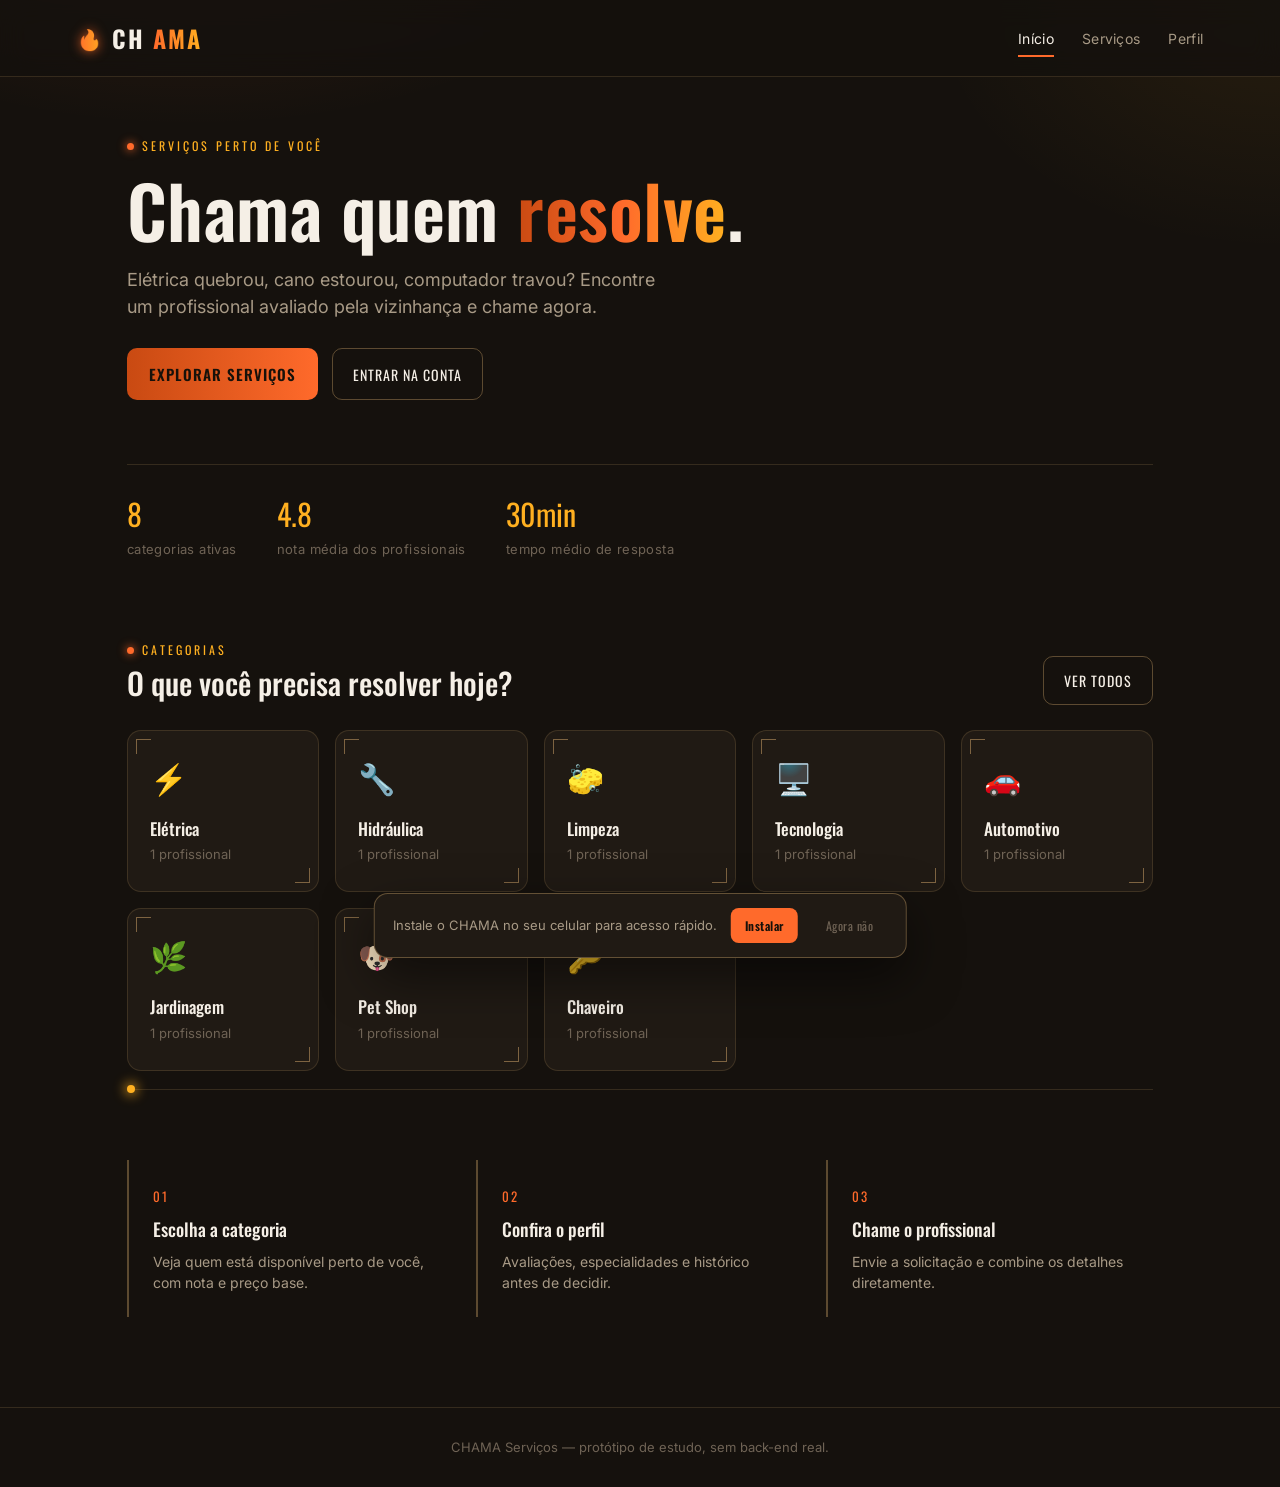
<file: index.html>
<!DOCTYPE html>
<html lang="pt-BR">
<head>
  <meta charset="UTF-8" />
  <meta name="viewport" content="width=device-width, initial-scale=1.0" />
  <meta name="theme-color" content="#15110d" />
  <meta
    name="description"
    content="CHAMA — encontre profissionais de confiança perto de você."
  />
  <title>CHAMA Serviços</title>
  <link rel="stylesheet" href="css/style.css" />
  <link rel="manifest" href="manifest.json" />
  <link rel="icon" href="icons/icon-192.png" />
</head>
<body>
  <header class="topbar">
    <a href="index.html" class="logo">
      <span class="logo-flame">🔥</span>
      CH<span>AMA</span>
    </a>
    <nav>
      <a href="index.html">Início</a>
      <a href="servicos.html">Serviços</a>
      <a href="perfil.html">Perfil</a>
    </nav>
  </header>

  <main class="home">
    <section class="hero">
      <span class="eyebrow">Serviços perto de você</span>

      <h1>Chama quem <em>resolve</em>.</h1>

      <p>
        Elétrica quebrou, cano estourou, computador travou? Encontre um
        profissional avaliado pela vizinhança e chame agora.
      </p>

      <div class="hero-actions">
        <a href="servicos.html" class="btn-primary">Explorar serviços</a>
        <a href="login.html" class="btn-secondary">Entrar na conta</a>
      </div>

      <div class="stat-strip">
        <div class="stat">
          <span class="num">8</span>
          <span class="label">categorias ativas</span>
        </div>
        <div class="stat">
          <span class="num">4.8</span>
          <span class="label">nota média dos profissionais</span>
        </div>
        <div class="stat">
          <span class="num">30min</span>
          <span class="label">tempo médio de resposta</span>
        </div>
      </div>
    </section>

    <section class="services">
      <div class="section-head">
        <div>
          <span class="eyebrow">Categorias</span>
          <h2>O que você precisa resolver hoje?</h2>
        </div>
        <a href="servicos.html" class="btn-secondary">Ver todos</a>
      </div>

      <div class="category-grid">
        <a href="servicos.html" class="category-card corner-card">
          <span class="icon">⚡</span>
          <h3>Elétrica</h3>
          <span class="count">1 profissional</span>
        </a>
        <a href="servicos.html" class="category-card corner-card">
          <span class="icon">🔧</span>
          <h3>Hidráulica</h3>
          <span class="count">1 profissional</span>
        </a>
        <a href="servicos.html" class="category-card corner-card">
          <span class="icon">🧽</span>
          <h3>Limpeza</h3>
          <span class="count">1 profissional</span>
        </a>
        <a href="servicos.html" class="category-card corner-card">
          <span class="icon">🖥️</span>
          <h3>Tecnologia</h3>
          <span class="count">1 profissional</span>
        </a>
        <a href="servicos.html" class="category-card corner-card">
          <span class="icon">🚗</span>
          <h3>Automotivo</h3>
          <span class="count">1 profissional</span>
        </a>
        <a href="servicos.html" class="category-card corner-card">
          <span class="icon">🌿</span>
          <h3>Jardinagem</h3>
          <span class="count">1 profissional</span>
        </a>
        <a href="servicos.html" class="category-card corner-card">
          <span class="icon">🐶</span>
          <h3>Pet Shop</h3>
          <span class="count">1 profissional</span>
        </a>
        <a href="servicos.html" class="category-card corner-card">
          <span class="icon">🔑</span>
          <h3>Chaveiro</h3>
          <span class="count">1 profissional</span>
        </a>
      </div>
    </section>

    <div class="spark-divider" aria-hidden="true"></div>

    <section class="how-it-works">
      <div class="step">
        <span class="step-num">01</span>
        <h3>Escolha a categoria</h3>
        <p>Veja quem está disponível perto de você, com nota e preço base.</p>
      </div>
      <div class="step">
        <span class="step-num">02</span>
        <h3>Confira o perfil</h3>
        <p>Avaliações, especialidades e histórico antes de decidir.</p>
      </div>
      <div class="step">
        <span class="step-num">03</span>
        <h3>Chame o profissional</h3>
        <p>Envie a solicitação e combine os detalhes diretamente.</p>
      </div>
    </section>
  </main>

  <footer class="footer">CHAMA Serviços — protótipo de estudo, sem back-end real.</footer>

  <div class="install-banner" id="installBanner">
    <p>Instale o CHAMA no seu celular para acesso rápido.</p>
    <button class="install-yes" id="installYes">Instalar</button>
    <button class="install-no" id="installNo">Agora não</button>
  </div>

  <script src="js/data.js"></script>
  <script src="js/script.js"></script>
</body>
</html>
</file>
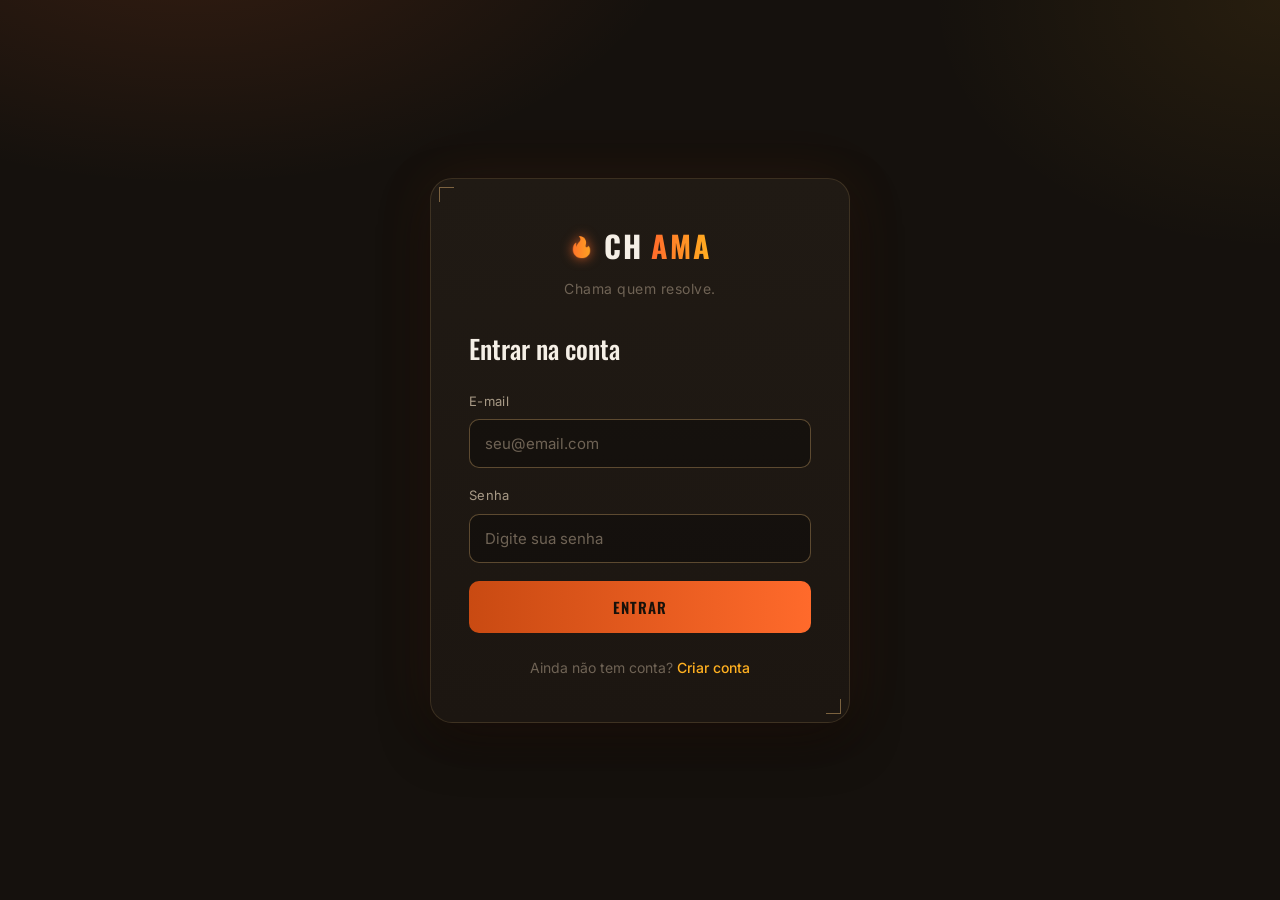
<file: login.html>
<!DOCTYPE html>
<html lang="pt-BR">
<head>
  <meta charset="UTF-8" />
  <meta name="viewport" content="width=device-width, initial-scale=1.0" />
  <meta name="theme-color" content="#15110d" />
  <title>CHAMA | Entrar</title>
  <link rel="stylesheet" href="css/style.css" />
  <link rel="manifest" href="manifest.json" />
  <link rel="icon" href="icons/icon-192.png" />
</head>
<body>
  <main class="login-container">
    <div class="login-card corner-card">
      <div class="logo">
        <span class="logo-flame">🔥</span>
        CH<span>AMA</span>
      </div>

      <p class="subtitle">Chama quem resolve.</p>

      <h1>Entrar na conta</h1>

      <form id="loginForm">
        <div class="input-group">
          <label for="email">E-mail</label>
          <input type="email" id="email" placeholder="seu@email.com" required />
        </div>

        <div class="input-group">
          <label for="senha">Senha</label>
          <input type="password" id="senha" placeholder="Digite sua senha" required />
        </div>

        <button type="submit" class="btn-primary">Entrar</button>
      </form>

      <p class="register">
        Ainda não tem conta? <a href="#">Criar conta</a>
      </p>
    </div>
  </main>

  <script src="js/script.js"></script>
</body>
</html>
</file>
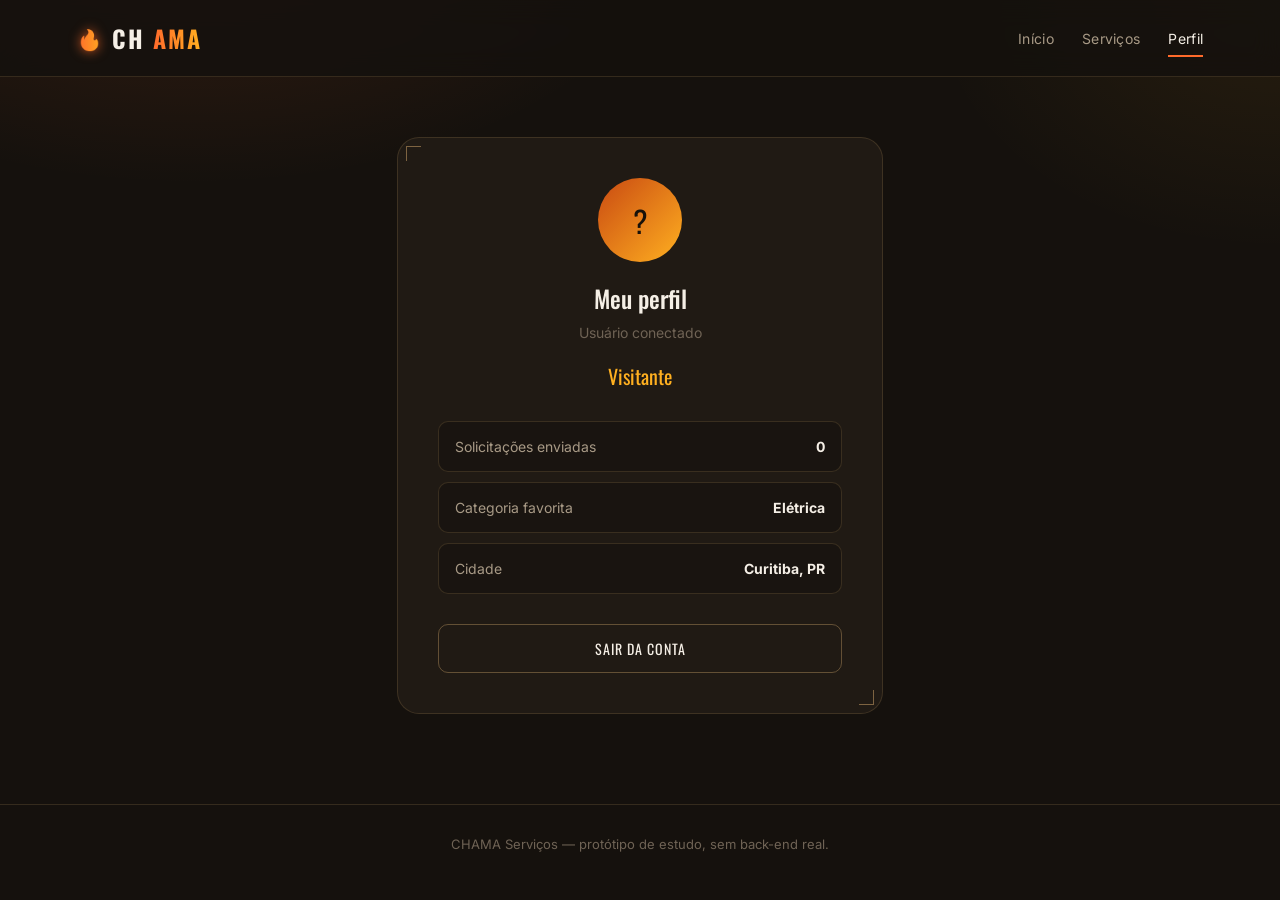
<file: perfil.html>
<!DOCTYPE html>
<html lang="pt-BR">
<head>
  <meta charset="UTF-8" />
  <meta name="viewport" content="width=device-width, initial-scale=1.0" />
  <meta name="theme-color" content="#15110d" />
  <title>Perfil | CHAMA</title>
  <link rel="stylesheet" href="css/style.css" />
  <link rel="manifest" href="manifest.json" />
  <link rel="icon" href="icons/icon-192.png" />
</head>
<body>
  <header class="topbar">
    <a href="index.html" class="logo">
      <span class="logo-flame">🔥</span>
      CH<span>AMA</span>
    </a>
    <nav>
      <a href="index.html">Início</a>
      <a href="servicos.html">Serviços</a>
      <a href="perfil.html">Perfil</a>
    </nav>
  </header>

  <main class="profile-wrap">
    <section class="profile-card corner-card">
      <div class="profile-avatar" id="profileInitial">?</div>

      <h1>Meu perfil</h1>
      <p class="lead">Usuário conectado</p>

      <div class="profile-email" id="usuario">Carregando...</div>

      <div class="profile-list">
        <div class="profile-list-item">
          <span>Solicitações enviadas</span>
          <strong>0</strong>
        </div>
        <div class="profile-list-item">
          <span>Categoria favorita</span>
          <strong>Elétrica</strong>
        </div>
        <div class="profile-list-item">
          <span>Cidade</span>
          <strong>Curitiba, PR</strong>
        </div>
      </div>

      <button class="btn-secondary" onclick="logout()">Sair da conta</button>
    </section>
  </main>

  <footer class="footer">CHAMA Serviços — protótipo de estudo, sem back-end real.</footer>

  <script src="js/data.js"></script>
  <script src="js/script.js"></script>
</body>
</html>
</file>
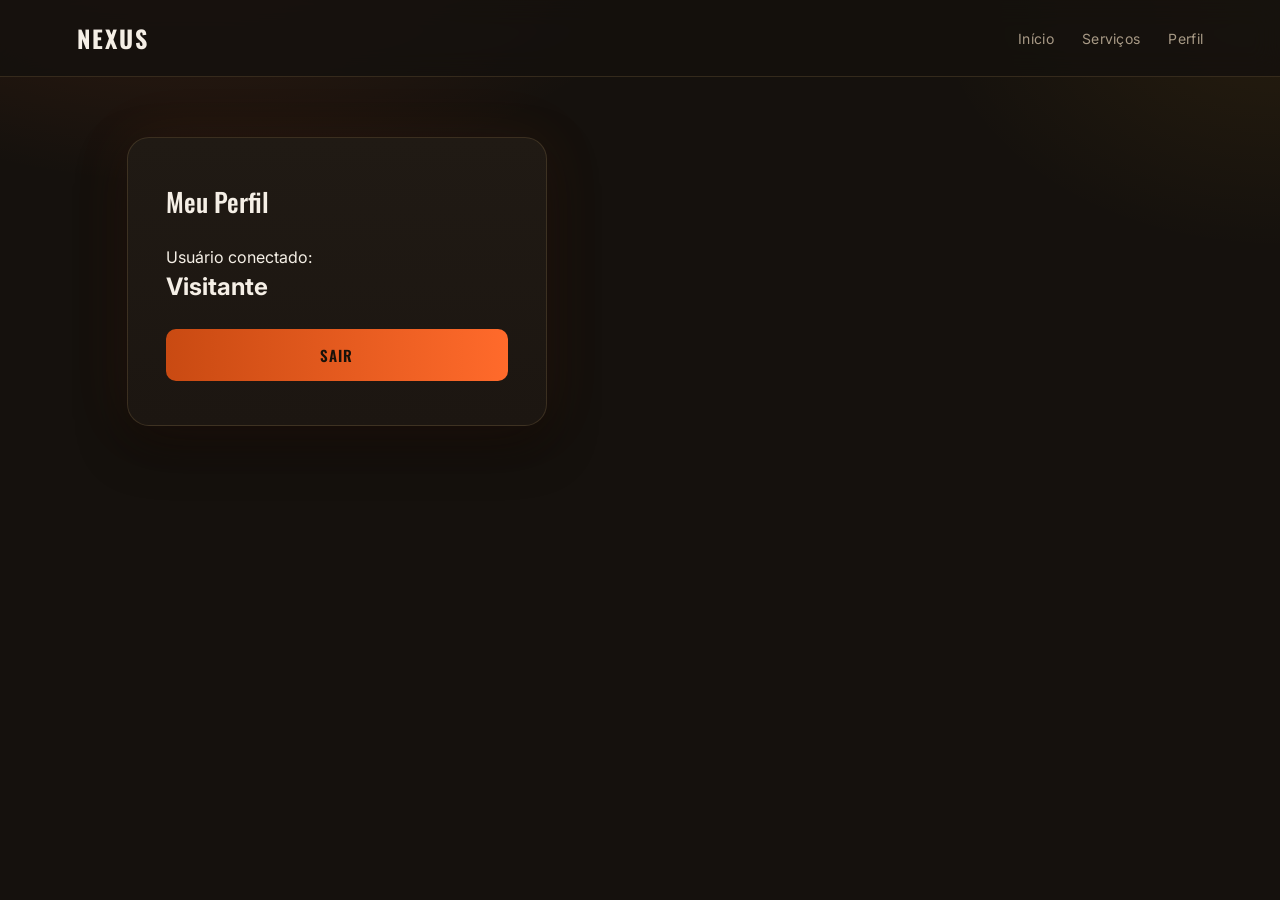
<file: profile.html>
<!DOCTYPE html>
<html lang="pt-BR">

<head>

    <meta charset="UTF-8">

    <meta
        name="viewport"
        content="width=device-width, initial-scale=1.0">

    <link
        rel="stylesheet"
        href="css/style.css">

    <title>Perfil | NEXUS</title>

</head>

<body>

<header class="topbar">

    <div class="logo">
        NEXUS
    </div>

    <nav>

        <a href="index.html">
            Início
        </a>

        <a href="servicos.html">
            Serviços
        </a>

        <a href="perfil.html">
            Perfil
        </a>

    </nav>

</header>


<main class="home">

    <section class="login-card">

        <h1>
            Meu Perfil
        </h1>

        <p>
            Usuário conectado:
        </p>

        <h2 id="usuario">
            Carregando...
        </h2>

        <br>

        <button
            class="btn-primary"
            onclick="logout()"
        >
            SAIR
        </button>

    </section>

</main>

<script>

    const usuario =
        localStorage.getItem("usuario");

    document.getElementById("usuario")
        .textContent =
        usuario || "Visitante";


    function logout() {

        localStorage.removeItem("usuario");

        window.location.href =
            "login.html";

    }

</script>

</body>

</html>
</file>
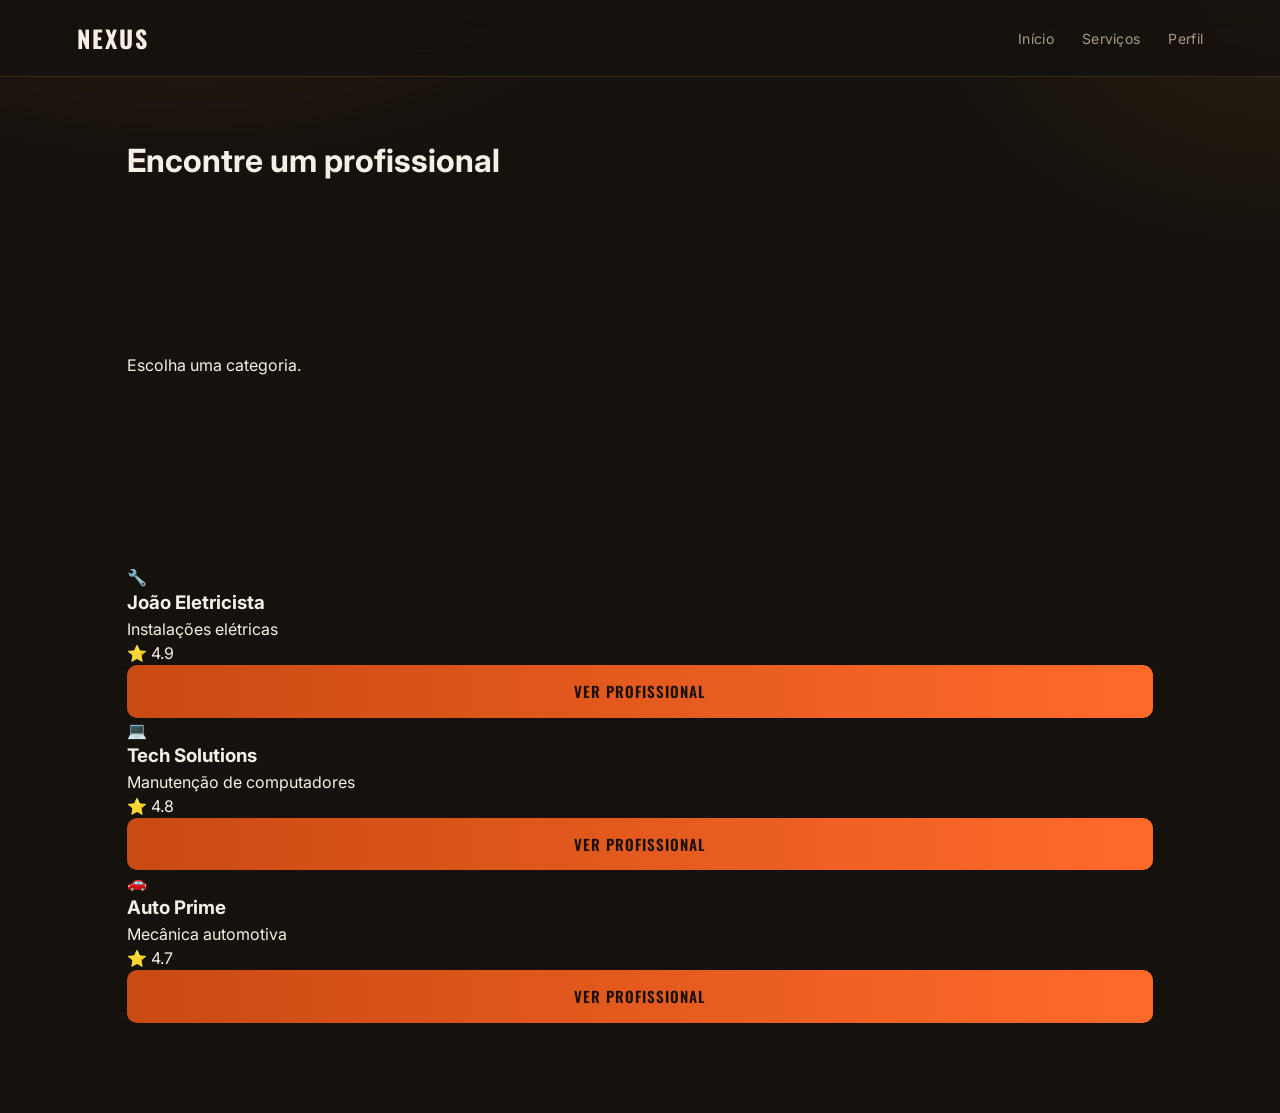
<file: servicos.html>
<!DOCTYPE html>
<html lang="pt-BR">

<head>

    <meta charset="UTF-8">

    <meta name="viewport"
          content="width=device-width, initial-scale=1.0">

    <link rel="stylesheet"
          href="css/style.css">

    <title>Serviços | NEXUS</title>

</head>

<body>

<header class="topbar">

    <div class="logo">
        NEXUS
    </div>

    <nav>

        <a href="index.html">
            Início
        </a>

        <a href="servicos.html">
            Serviços
        </a>

        <a href="perfil.html">
            Perfil
        </a>

    </nav>

</header>


<main class="home">

    <h1>
        Encontre um profissional
    </h1>

    <p class="hero p">
        Escolha uma categoria.
    </p>


    <div class="service-grid">

        <div class="service-card">

            🔧

            <h3>
                João Eletricista
            </h3>

            <p>
                Instalações elétricas
            </p>

            <p>
                ⭐ 4.9
            </p>

            <a
                href="detalhes.html"
                class="btn-primary"
            >
                Ver profissional
            </a>

        </div>


        <div class="service-card">

            💻

            <h3>
                Tech Solutions
            </h3>

            <p>
                Manutenção de computadores
            </p>

            <p>
                ⭐ 4.8
            </p>

            <a
                href="detalhes.html"
                class="btn-primary"
            >
                Ver profissional
            </a>

        </div>


        <div class="service-card">

            🚗

            <h3>
                Auto Prime
            </h3>

            <p>
                Mecânica automotiva
            </p>

            <p>
                ⭐ 4.7
            </p>

            <a
                href="detalhes.html"
                class="btn-primary"
            >
                Ver profissional
            </a>

        </div>

    </div>

</main>

</body>

</html>
</file>
<file: css/style.css>
/* =========================================================
   CHAMA Serviços — folha de estilos
   Identidade: industrial + brasa. Fundo carvão, acento ember/âmbar,
   detalhes em latão (brass) que lembram placas e ferramentas.
   ========================================================= */

@import url("https://fonts.googleapis.com/css2?family=Oswald:wght@400;500;600;700&family=Inter:wght@400;500;600;700&display=swap");

:root {
  --bg: #15110d;
  --bg-alt: #1c1611;
  --panel: #201a14;
  --line: rgba(201, 160, 102, 0.18);
  --line-strong: rgba(201, 160, 102, 0.4);

  --ember: #ff6a2b;
  --ember-light: #ffb020;
  --ember-dim: #c94a12;
  --brass: #c9a066;

  --text: #f5efe6;
  --text-dim: #a89a86;
  --text-faint: #6f6355;

  --danger: #ff5c5c;

  --radius: 14px;
  --radius-lg: 22px;

  --display: "Oswald", "Arial Narrow", sans-serif;
  --body: "Inter", -apple-system, BlinkMacSystemFont, sans-serif;
}

* {
  margin: 0;
  padding: 0;
  box-sizing: border-box;
}

html {
  scroll-behavior: smooth;
}

body {
  font-family: var(--body);
  background:
    radial-gradient(ellipse 900px 500px at 15% -10%, rgba(255, 106, 43, 0.14), transparent 55%),
    radial-gradient(ellipse 700px 500px at 100% 0%, rgba(255, 176, 32, 0.08), transparent 50%),
    var(--bg);
  color: var(--text);
  min-height: 100vh;
  line-height: 1.5;
  -webkit-font-smoothing: antialiased;
}

a {
  color: inherit;
}

img {
  max-width: 100%;
  display: block;
}

button {
  font-family: inherit;
}

:focus-visible {
  outline: 2px solid var(--ember-light);
  outline-offset: 3px;
  border-radius: 4px;
}

@media (prefers-reduced-motion: reduce) {
  *,
  *::before,
  *::after {
    animation-duration: 0.001ms !important;
    animation-iteration-count: 1 !important;
    transition-duration: 0.001ms !important;
    scroll-behavior: auto !important;
  }
}

/* -------------------- Utilidades -------------------- */

.eyebrow {
  display: inline-flex;
  align-items: center;
  gap: 8px;
  font-family: var(--display);
  font-size: 12px;
  letter-spacing: 3px;
  text-transform: uppercase;
  color: var(--ember-light);
}

.eyebrow::before {
  content: "";
  width: 7px;
  height: 7px;
  border-radius: 50%;
  background: var(--ember);
  box-shadow: 0 0 8px 1px rgba(255, 106, 43, 0.7);
}

.btn-primary {
  display: inline-flex;
  align-items: center;
  justify-content: center;
  gap: 8px;
  width: 100%;
  padding: 15px 22px;
  border: none;
  border-radius: 10px;
  background: linear-gradient(90deg, var(--ember-dim), var(--ember));
  color: #17110a;
  font-family: var(--display);
  font-weight: 600;
  font-size: 15px;
  letter-spacing: 1px;
  text-transform: uppercase;
  text-decoration: none;
  cursor: pointer;
  transition: transform 0.2s ease, box-shadow 0.2s ease;
}

.btn-primary:hover {
  transform: translateY(-2px);
  box-shadow: 0 12px 28px rgba(255, 106, 43, 0.28);
}

.btn-secondary {
  display: inline-flex;
  align-items: center;
  justify-content: center;
  gap: 8px;
  padding: 13px 20px;
  border-radius: 10px;
  border: 1px solid var(--line-strong);
  background: transparent;
  color: var(--text);
  font-family: var(--display);
  font-size: 14px;
  letter-spacing: 1px;
  text-transform: uppercase;
  text-decoration: none;
  cursor: pointer;
  transition: 0.2s ease;
}

.btn-secondary:hover {
  border-color: var(--ember);
  color: var(--ember-light);
}

/* Divisor "faísca": a linha de assinatura da marca */
.spark-divider {
  position: relative;
  height: 1px;
  width: 100%;
  background: var(--line);
  margin: 18px 0;
  overflow: visible;
}

.spark-divider::after {
  content: "";
  position: absolute;
  top: 50%;
  left: 0;
  width: 8px;
  height: 8px;
  transform: translateY(-50%);
  border-radius: 50%;
  background: var(--ember-light);
  box-shadow: 0 0 12px 2px rgba(255, 176, 32, 0.8);
  animation: spark-travel 3.4s ease-in-out infinite;
}

@keyframes spark-travel {
  0% {
    left: 0%;
    opacity: 0;
  }
  8% {
    opacity: 1;
  }
  92% {
    opacity: 1;
  }
  100% {
    left: 100%;
    opacity: 0;
  }
}

/* Marcas de canto tipo planta baixa/ferramenta */
.corner-card {
  position: relative;
}

.corner-card::before,
.corner-card::after {
  content: "";
  position: absolute;
  width: 14px;
  height: 14px;
  border: 1.5px solid var(--brass);
  opacity: 0.55;
  transition: opacity 0.2s ease, border-color 0.2s ease;
}

.corner-card::before {
  top: 8px;
  left: 8px;
  border-right: none;
  border-bottom: none;
}

.corner-card::after {
  bottom: 8px;
  right: 8px;
  border-left: none;
  border-top: none;
}

.corner-card:hover::before,
.corner-card:hover::after {
  opacity: 1;
  border-color: var(--ember-light);
}

/* -------------------- Topbar -------------------- */

.topbar {
  display: flex;
  justify-content: space-between;
  align-items: center;
  padding: 20px 6%;
  border-bottom: 1px solid var(--line);
  position: sticky;
  top: 0;
  background: rgba(21, 17, 13, 0.85);
  backdrop-filter: blur(14px);
  z-index: 50;
}

.logo {
  display: inline-flex;
  align-items: center;
  gap: 8px;
  font-family: var(--display);
  font-size: 24px;
  font-weight: 700;
  letter-spacing: 2px;
  text-decoration: none;
  color: var(--text);
}

.logo .logo-flame {
  font-size: 20px;
  filter: drop-shadow(0 0 6px rgba(255, 106, 43, 0.8));
}

.logo span {
  background: linear-gradient(90deg, var(--ember), var(--ember-light));
  -webkit-background-clip: text;
  background-clip: text;
  color: transparent;
}

.topbar nav {
  display: flex;
  align-items: center;
  gap: 28px;
}

.topbar nav a {
  color: var(--text-dim);
  text-decoration: none;
  font-size: 14px;
  letter-spacing: 0.3px;
  transition: color 0.2s ease;
  position: relative;
}

.topbar nav a:hover,
.topbar nav a.active {
  color: var(--text);
}

.topbar nav a.active::after {
  content: "";
  position: absolute;
  left: 0;
  bottom: -8px;
  width: 100%;
  height: 2px;
  background: var(--ember);
}

/* -------------------- Login -------------------- */

.login-container {
  min-height: calc(100vh - 0px);
  display: flex;
  justify-content: center;
  align-items: center;
  padding: 24px;
}

.login-card {
  width: 100%;
  max-width: 420px;
  padding: 44px 38px;
  background: linear-gradient(180deg, var(--panel), var(--bg-alt));
  border: 1px solid var(--line);
  border-radius: var(--radius-lg);
  box-shadow: 0 0 60px rgba(255, 106, 43, 0.08), 0 20px 50px rgba(0, 0, 0, 0.4);
  animation: aparecer 0.7s ease;
}

.login-card .logo {
  justify-content: center;
  width: 100%;
  font-size: 30px;
}

.subtitle {
  text-align: center;
  color: var(--text-faint);
  margin: 10px 0 30px;
  font-size: 14px;
  letter-spacing: 0.5px;
}

.login-card h1 {
  font-family: var(--display);
  font-weight: 500;
  margin-bottom: 24px;
  font-size: 26px;
}

.input-group {
  margin-bottom: 18px;
}

.input-group label {
  display: block;
  margin-bottom: 8px;
  color: var(--text-dim);
  font-size: 13px;
  letter-spacing: 0.3px;
}

.input-group input {
  width: 100%;
  padding: 14px 15px;
  border-radius: 10px;
  border: 1px solid var(--line-strong);
  background: rgba(0, 0, 0, 0.28);
  color: var(--text);
  font-family: var(--body);
  font-size: 15px;
  outline: none;
  transition: border-color 0.2s ease, box-shadow 0.2s ease;
}

.input-group input::placeholder {
  color: var(--text-faint);
}

.input-group input:focus {
  border-color: var(--ember);
  box-shadow: 0 0 0 4px rgba(255, 106, 43, 0.14);
}

.register {
  text-align: center;
  margin-top: 24px;
  color: var(--text-faint);
  font-size: 14px;
}

.register a {
  color: var(--ember-light);
  text-decoration: none;
  font-weight: 500;
}

@keyframes aparecer {
  from {
    opacity: 0;
    transform: translateY(24px);
  }
  to {
    opacity: 1;
    transform: translateY(0);
  }
}

/* -------------------- Home -------------------- */

.home {
  max-width: 1180px;
  margin: auto;
  padding: 60px 6% 90px;
}

.hero {
  min-height: 380px;
  display: flex;
  flex-direction: column;
  justify-content: center;
  gap: 18px;
  padding-bottom: 20px;
}

.hero h1 {
  font-family: var(--display);
  font-weight: 600;
  font-size: clamp(38px, 6.4vw, 72px);
  line-height: 1.04;
  max-width: 780px;
  letter-spacing: 0.5px;
}

.hero h1 em {
  font-style: normal;
  background: linear-gradient(90deg, var(--ember-dim), var(--ember), var(--ember-light));
  -webkit-background-clip: text;
  background-clip: text;
  color: transparent;
}

.hero p {
  color: var(--text-dim);
  font-size: 18px;
  max-width: 540px;
}

.hero-actions {
  display: flex;
  gap: 14px;
  margin-top: 10px;
  flex-wrap: wrap;
}

.hero-actions .btn-primary,
.hero-actions .btn-secondary {
  width: auto;
}

.stat-strip {
  display: flex;
  flex-wrap: wrap;
  gap: 40px;
  margin-top: 46px;
  padding-top: 26px;
  border-top: 1px solid var(--line);
}

.stat {
  display: flex;
  flex-direction: column;
  gap: 4px;
}

.stat .num {
  font-family: var(--display);
  font-size: 30px;
  color: var(--ember-light);
}

.stat .label {
  color: var(--text-faint);
  font-size: 13px;
  letter-spacing: 0.4px;
}

.section-head {
  display: flex;
  justify-content: space-between;
  align-items: flex-end;
  gap: 20px;
  flex-wrap: wrap;
  margin-bottom: 24px;
}

.section-head h2 {
  font-family: var(--display);
  font-weight: 500;
  font-size: 30px;
}

.section-head p {
  color: var(--text-faint);
  font-size: 14px;
}

.services {
  margin-top: 56px;
}

.category-grid {
  display: grid;
  grid-template-columns: repeat(auto-fit, minmax(180px, 1fr));
  gap: 16px;
  margin-top: 25px;
}

.category-card {
  padding: 26px 22px;
  background: var(--panel);
  border: 1px solid var(--line);
  border-radius: var(--radius);
  transition: 0.25s ease;
  text-decoration: none;
  color: var(--text);
}

.category-card .icon {
  font-size: 30px;
}

.category-card h3 {
  font-family: var(--display);
  font-weight: 500;
  font-size: 17px;
  margin-top: 14px;
}

.category-card .count {
  color: var(--text-faint);
  font-size: 13px;
  margin-top: 4px;
}

.category-card:hover {
  transform: translateY(-6px);
  border-color: var(--ember);
  box-shadow: 0 14px 30px rgba(255, 106, 43, 0.16);
}

.how-it-works {
  margin-top: 70px;
  display: grid;
  grid-template-columns: repeat(auto-fit, minmax(220px, 1fr));
  gap: 22px;
}

.step {
  padding: 24px;
  border-left: 2px solid var(--line-strong);
}

.step .step-num {
  font-family: var(--display);
  color: var(--ember);
  font-size: 13px;
  letter-spacing: 2px;
}

.step h3 {
  font-family: var(--display);
  font-weight: 500;
  font-size: 18px;
  margin: 8px 0 8px;
}

.step p {
  color: var(--text-dim);
  font-size: 14px;
}

/* -------------------- Serviços (lista) -------------------- */

.page-head {
  padding: 46px 6% 10px;
  max-width: 1180px;
  margin: auto;
}

.page-head h1 {
  font-family: var(--display);
  font-weight: 500;
  font-size: clamp(30px, 4vw, 44px);
}

.page-head p {
  color: var(--text-dim);
  margin-top: 8px;
  max-width: 560px;
}

.filters {
  display: flex;
  gap: 10px;
  flex-wrap: wrap;
  margin: 26px 0 6px;
}

.filter-chip {
  padding: 9px 16px;
  border-radius: 999px;
  border: 1px solid var(--line-strong);
  background: transparent;
  color: var(--text-dim);
  font-size: 13px;
  letter-spacing: 0.3px;
  cursor: pointer;
  transition: 0.2s ease;
}

.filter-chip:hover {
  border-color: var(--ember);
  color: var(--text);
}

.filter-chip.active {
  background: var(--ember);
  border-color: var(--ember);
  color: #17110a;
  font-weight: 600;
}

.pro-grid {
  display: grid;
  grid-template-columns: repeat(auto-fill, minmax(280px, 1fr));
  gap: 20px;
  margin-top: 10px;
}

.pro-card {
  padding: 26px;
  background: var(--panel);
  border: 1px solid var(--line);
  border-radius: var(--radius);
  transition: 0.25s ease;
  display: flex;
  flex-direction: column;
  gap: 14px;
}

.pro-card:hover {
  transform: translateY(-6px);
  border-color: var(--line-strong);
  box-shadow: 0 16px 34px rgba(0, 0, 0, 0.35);
}

.pro-card-top {
  display: flex;
  align-items: center;
  gap: 14px;
}

.pro-avatar {
  width: 52px;
  height: 52px;
  border-radius: 12px;
  background: linear-gradient(135deg, var(--ember-dim), var(--ember));
  display: flex;
  align-items: center;
  justify-content: center;
  font-size: 24px;
  flex-shrink: 0;
}

.pro-card h3 {
  font-family: var(--display);
  font-weight: 500;
  font-size: 18px;
}

.pro-card .categoria {
  color: var(--ember-light);
  font-size: 12px;
  letter-spacing: 1px;
  text-transform: uppercase;
  margin-top: 2px;
}

.pro-card .sobre {
  color: var(--text-dim);
  font-size: 14px;
  line-height: 1.5;
}

.pro-meta {
  display: flex;
  justify-content: space-between;
  align-items: center;
  font-size: 13px;
  color: var(--text-faint);
}

.pro-meta .rating {
  color: var(--ember-light);
  font-weight: 600;
}

.tag-list {
  display: flex;
  flex-wrap: wrap;
  gap: 6px;
}

.tag-pill {
  padding: 4px 10px;
  border-radius: 999px;
  background: rgba(255, 106, 43, 0.08);
  border: 1px solid var(--line);
  color: var(--text-dim);
  font-size: 11px;
  letter-spacing: 0.3px;
}

.no-results {
  padding: 60px 20px;
  text-align: center;
  color: var(--text-faint);
}

/* -------------------- Detalhes -------------------- */

.detail-wrap {
  max-width: 900px;
  margin: auto;
  padding: 50px 6% 90px;
}

.back-link {
  display: inline-flex;
  align-items: center;
  gap: 6px;
  color: var(--text-dim);
  text-decoration: none;
  font-size: 14px;
  margin-bottom: 26px;
  transition: color 0.2s ease;
}

.back-link:hover {
  color: var(--ember-light);
}

.detail-card {
  background: var(--panel);
  border: 1px solid var(--line);
  border-radius: var(--radius-lg);
  padding: 40px;
}

.detail-head {
  display: flex;
  gap: 22px;
  align-items: center;
  flex-wrap: wrap;
}

.detail-avatar {
  width: 84px;
  height: 84px;
  border-radius: 18px;
  background: linear-gradient(135deg, var(--ember-dim), var(--ember));
  display: flex;
  align-items: center;
  justify-content: center;
  font-size: 40px;
  flex-shrink: 0;
}

.detail-head h1 {
  font-family: var(--display);
  font-weight: 500;
  font-size: clamp(24px, 3.4vw, 34px);
}

.detail-head .categoria {
  color: var(--ember-light);
  font-size: 13px;
  letter-spacing: 1px;
  text-transform: uppercase;
  margin-top: 4px;
}

.detail-stats {
  display: flex;
  gap: 26px;
  flex-wrap: wrap;
  margin-top: 30px;
}

.detail-stats .stat .num {
  font-size: 22px;
}

.detail-section {
  margin-top: 30px;
}

.detail-section h2 {
  font-family: var(--display);
  font-weight: 500;
  font-size: 18px;
  margin-bottom: 10px;
  color: var(--text);
}

.detail-section p {
  color: var(--text-dim);
  font-size: 15px;
  line-height: 1.6;
}

.detail-actions {
  margin-top: 36px;
  display: flex;
  gap: 14px;
  flex-wrap: wrap;
}

.detail-actions .btn-primary,
.detail-actions .btn-secondary {
  width: auto;
  min-width: 220px;
}

.confirm-banner {
  display: none;
  margin-top: 18px;
  padding: 14px 18px;
  border-radius: 10px;
  background: rgba(76, 209, 122, 0.1);
  border: 1px solid rgba(76, 209, 122, 0.35);
  color: #7fe0a0;
  font-size: 14px;
}

.confirm-banner.show {
  display: block;
  animation: aparecer 0.4s ease;
}

/* -------------------- Perfil -------------------- */

.profile-wrap {
  max-width: 640px;
  margin: auto;
  padding: 60px 6% 90px;
}

.profile-card {
  background: var(--panel);
  border: 1px solid var(--line);
  border-radius: var(--radius-lg);
  padding: 40px;
  text-align: center;
}

.profile-avatar {
  width: 84px;
  height: 84px;
  margin: 0 auto 18px;
  border-radius: 50%;
  background: linear-gradient(135deg, var(--ember-dim), var(--ember-light));
  display: flex;
  align-items: center;
  justify-content: center;
  font-family: var(--display);
  font-size: 30px;
  color: #17110a;
}

.profile-card h1 {
  font-family: var(--display);
  font-weight: 500;
  font-size: 24px;
}

.profile-card .lead {
  color: var(--text-faint);
  font-size: 14px;
  margin-top: 6px;
}

.profile-email {
  font-family: var(--display);
  font-size: 20px;
  margin-top: 18px;
  color: var(--ember-light);
  word-break: break-word;
}

.profile-list {
  margin-top: 30px;
  text-align: left;
  display: flex;
  flex-direction: column;
  gap: 10px;
}

.profile-list-item {
  display: flex;
  justify-content: space-between;
  align-items: center;
  padding: 14px 16px;
  background: rgba(0, 0, 0, 0.2);
  border: 1px solid var(--line);
  border-radius: 10px;
  font-size: 14px;
  color: var(--text-dim);
}

.profile-list-item strong {
  color: var(--text);
}

.profile-card .btn-secondary {
  margin-top: 30px;
  width: 100%;
}

/* -------------------- Rodapé -------------------- */

.footer {
  border-top: 1px solid var(--line);
  padding: 30px 6%;
  text-align: center;
  color: var(--text-faint);
  font-size: 13px;
}

/* -------------------- Instalar PWA -------------------- */

.install-banner {
  position: fixed;
  bottom: 20px;
  left: 50%;
  transform: translateX(-50%) translateY(120%);
  display: flex;
  align-items: center;
  gap: 14px;
  padding: 14px 18px;
  background: var(--panel);
  border: 1px solid var(--line-strong);
  border-radius: 14px;
  box-shadow: 0 20px 50px rgba(0, 0, 0, 0.5);
  z-index: 100;
  transition: transform 0.35s ease;
  max-width: 92vw;
}

.install-banner.show {
  transform: translateX(-50%) translateY(0);
}

.install-banner p {
  font-size: 13px;
  color: var(--text-dim);
}

.install-banner button {
  border: none;
  border-radius: 8px;
  padding: 9px 14px;
  cursor: pointer;
  font-family: var(--display);
  font-size: 12px;
  letter-spacing: 0.5px;
}

.install-banner .install-yes {
  background: var(--ember);
  color: #17110a;
  font-weight: 600;
}

.install-banner .install-no {
  background: transparent;
  color: var(--text-faint);
}

/* -------------------- Responsivo -------------------- */

@media (max-width: 720px) {
  .topbar {
    padding: 16px 5%;
  }

  .topbar nav {
    gap: 16px;
  }

  .topbar nav a {
    font-size: 13px;
  }

  .hero {
    min-height: unset;
    padding-top: 20px;
  }

  .stat-strip {
    gap: 26px;
  }

  .login-card {
    padding: 32px 24px;
  }

  .detail-card {
    padding: 26px;
  }

  .detail-head {
    flex-direction: column;
    align-items: flex-start;
  }

  .detail-actions .btn-primary,
  .detail-actions .btn-secondary {
    width: 100%;
    min-width: 0;
  }
}

@media (max-width: 420px) {
  .topbar nav {
    gap: 12px;
  }

  .topbar nav a {
    font-size: 12px;
  }
}
</file>
